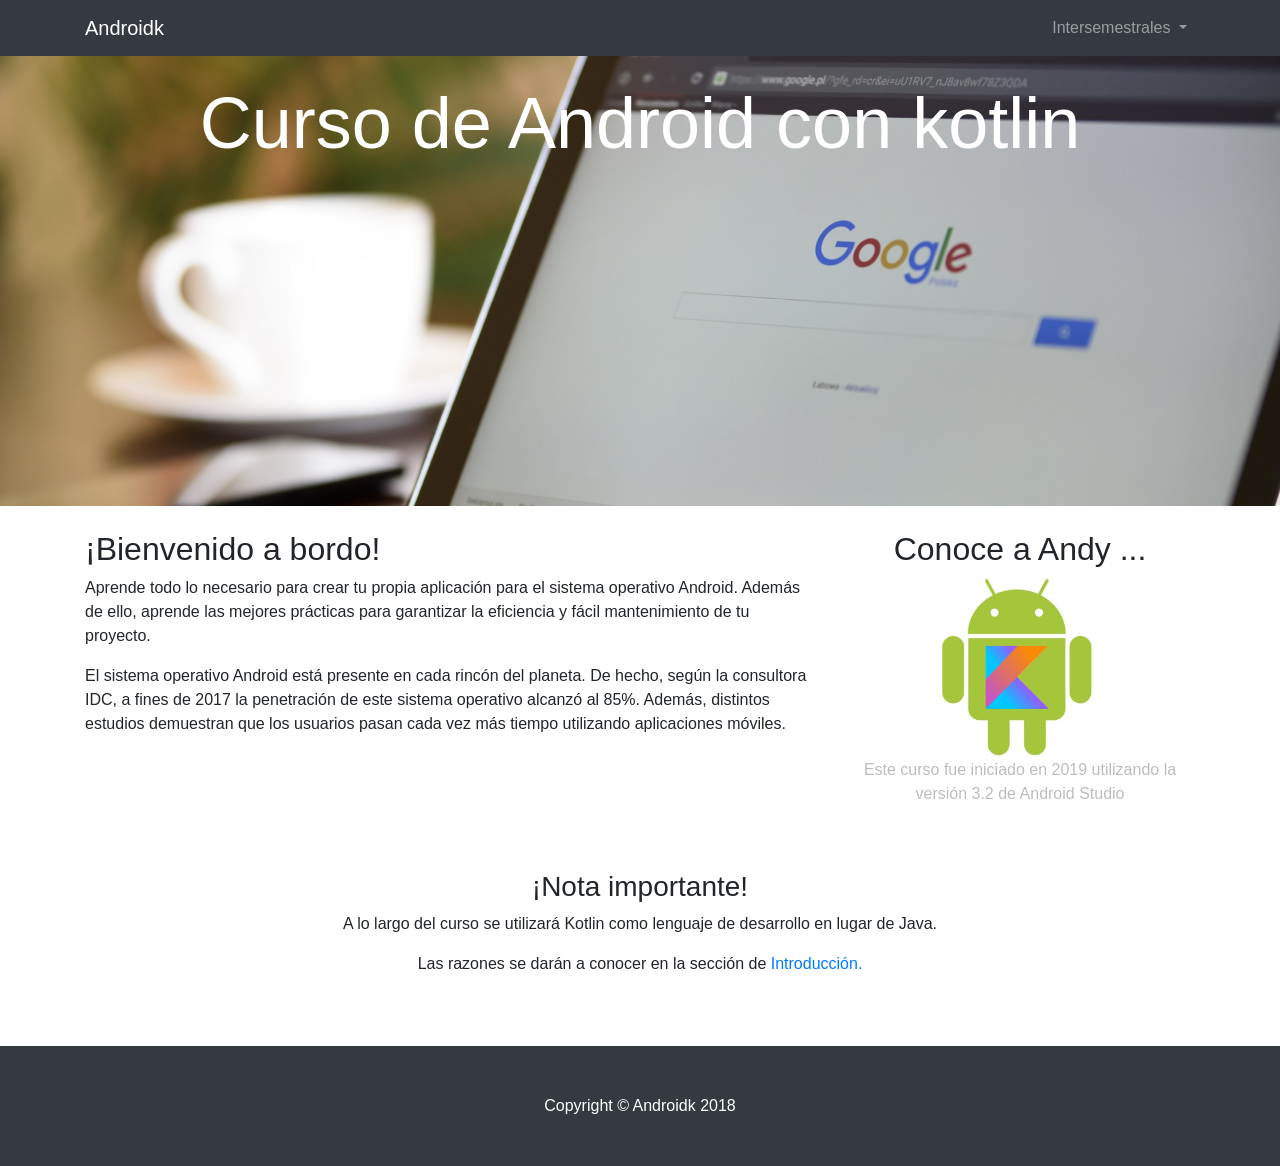
<file: index.html>
<!DOCTYPE html>
<html lang="es">

  <head>

    <meta charset="utf-8">
    <meta name="viewport" content="width=device-width, initial-scale=1, shrink-to-fit=no">
    <meta name="description" content="">
    <meta name="author" content="">
    <link rel="icon" href="img/logo/androidk.ico">
    <title>Curso de android</title>

    <!-- Bootstrap core CSS -->
    <link href="vendor/bootstrap/css/bootstrap.min.css" rel="stylesheet">

    <!-- Custom styles for this template -->
    <link href="css/androidk.css" rel="stylesheet">

  </head>

  <body>

    <!-- Navigation -->
    <nav class="navbar navbar-expand-lg navbar-dark bg-dark fixed-top">
      <div class="container">
        <a class="navbar-brand" href="index.html">Androidk</a>
        <button class="navbar-toggler" type="button" data-toggle="collapse" data-target="#navbarResponsive" aria-controls="navbarResponsive" aria-expanded="false" aria-label="Toggle navigation">
          <span class="navbar-toggler-icon"></span>
        </button>
        <div class="collapse navbar-collapse" id="navbarResponsive">
          <ul class="navbar-nav ml-auto">
            </li>
            <li class="nav-item dropdown">
              <a class="nav-link dropdown-toggle" href="#" id="navbarDropdown" role="button" data-toggle="dropdown" aria-haspopup="true" aria-expanded="false">
                Intersemestrales
              </a>
              <div class="dropdown-menu" aria-labelledby="navbarDropdown">
                <a class="dropdown-item" href="inter20191.html">2019-1</a>
                <!--div class="dropdown-divider"></div-->
              </div>
            </li>
          </ul>
        </div>
      </div>
    </nav>

    <!-- Header with Background Image -->
    <header class="business-header">
      <div class="container">
        <div class="row">
          <div class="col-lg-12">
            <h1 class="display-3 text-center text-white mt-4">Curso de Android con kotlin</h1>
          </div>
        </div>
      </div>
    </header>

    <!-- Page Content -->
    <div class="container">

      <div class="row">
        <div class="col-sm-8">
          <h2 class="mt-4">¡Bienvenido a bordo!</h2>
          <p>Aprende todo lo necesario para crear tu propia aplicación
            para el sistema operativo Android. Además de ello, aprende
            las mejores prácticas para garantizar la eficiencia y fácil
            mantenimiento de tu proyecto.</p>
          <p> El sistema operativo Android está presente en cada rincón
            del planeta. De hecho, según la consultora IDC, a fines de
            2017 la penetración de este sistema operativo alcanzó al 85%.
            Además, distintos estudios demuestran que los usuarios pasan
            cada vez más tiempo utilizando aplicaciones móviles.</p>

        </div>
        <div class="col-sm-4 text-center">
          <h2 class="mt-4">Conoce a Andy ...</h2>
          <img src="img/logo/androidk.png" class="andy">
          <p class="warning-version">Este curso fue iniciado en 2019 utilizando la versión 3.2 de Android Studio</p>
        </div>
      </div>
      <!-- /.row -->

      <div class="row">
        <div class="col-sm-12 my-4 text-center">
          <h3 class="mt-4 ">¡Nota importante!</h3>
            <p>A lo largo del curso se utilizará Kotlin como lenguaje de desarrollo en lugar de Java.</p>
            <p>Las razones se darán a conocer en la sección de <a href="#">Introducción.</a></p>
        </div>
      </div>
      <!--
      <div class="row">
        <div class="col-sm-4 my-4">
          <div class="card">
            <img class="card-img-top" src="img/requisitos.jpeg" alt="">
            <div class="card-body">
              <h4 class="card-title">Pre-requisistos</h4>
              <p class="card-text">Conoce lo que necesitas pra empezar a aprender a programar para AndroidOS, tanto a nivel hardware como software.</p>
            </div>
            <div class="card-footer">
              <a href="#" class="btn btn-primary">Ver más</a>
            </div>
          </div>
        </div>
        <div class="col-sm-4 my-4">
          <div class="card">
            <img class="card-img-top" src="img/preview.png" alt="">
            <div class="card-body">
              <h4 class="card-title">Introducción</h4>
              <p class="card-text">Conoce la historia del sistema operativo y sus principales lenguajes de desarrollo: java y Kotlin.</p>
            </div>
            <div class="card-footer">
              <a href="#" class="btn btn-primary">Ver más</a>
            </div>
          </div>
        </div>
        <div class="col-sm-4 my-4">
          <div class="card">
            <img class="card-img-top" src="img/imagen_android.png" alt="">
            <div class="card-body">
              <h4 class="card-title">Android básico</h4>
              <p class="card-text">Aprende a diseñar las vista tu aplicación y además de ello conoce que programas y filosofías pueden apoyarte en esta tarea.</p>
            </div>
            <div class="card-footer">
              <a href="#" class="btn btn-primary">Ver más</a>
            </div>
          </div>
        </div>
      </div>
      <div class="row">
        <div class="col-sm-4 my-4">
          <div class="card">
            <img class="card-img-top" src="img/superhero.jpg" alt="">
            <div class="card-body">
              <h4 class="card-title">Android intermedio</h4>
              <p class="card-text">Profundiza tus conocimientos de como hacer una aplicación más dinámica y asi mismo accede los diferentes sensores de tu dispositivo.</p>
            </div>
            <div class="card-footer">
              <a href="#" class="btn btn-primary">Ver más</a>
            </div>
          </div>
        </div>
        <div class="col-sm-4 my-4">
          <div class="card">
            <img class="card-img-top" src="img/android-master.png" alt="">
            <div class="card-body">
              <h4 class="card-title">Android avanzado</h4>
              <p class="card-text">Estás listo para crear una aplicación que obtenga y comparta datos a través de JSONs. Además de que aprenderás a utilizar las APIs más importantes para desarrollo móvil.</p>
            </div>
            <div class="card-footer">
              <a href="#" class="btn btn-primary">Ver más</a>
            </div>
          </div>
        </div>
      </div>
      <!-- /.row -->
    </div>
    <!-- /.container -->

    <!-- Footer -->
    <footer class="py-5 bg-dark">
      <div class="container">
        <p class="m-0 text-center text-white">Copyright &copy; Androidk 2018</p>
      </div>
      <!-- /.container -->
    </footer>

    <!-- Bootstrap core JavaScript -->
    <script src="vendor/jquery/jquery.min.js"></script>
    <script src="vendor/bootstrap/js/bootstrap.bundle.min.js"></script>

  </body>

</html>
</file>
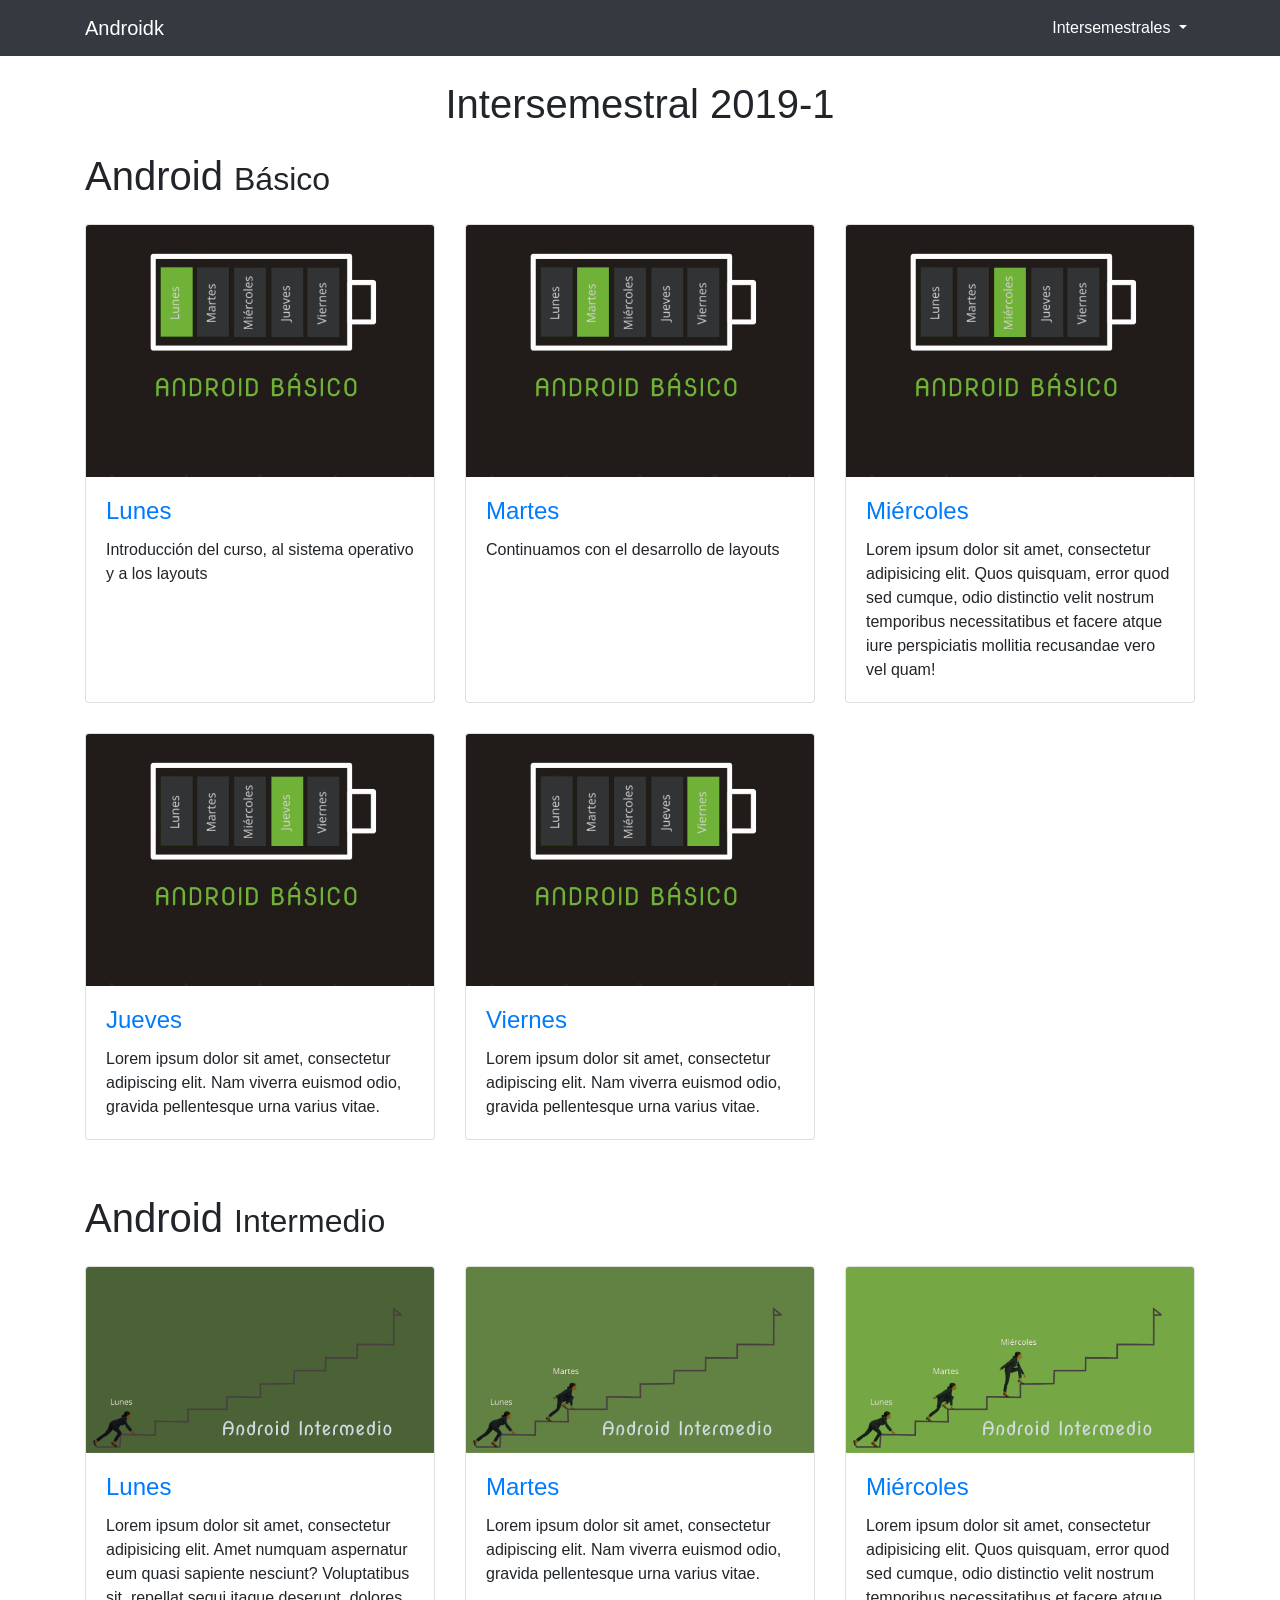
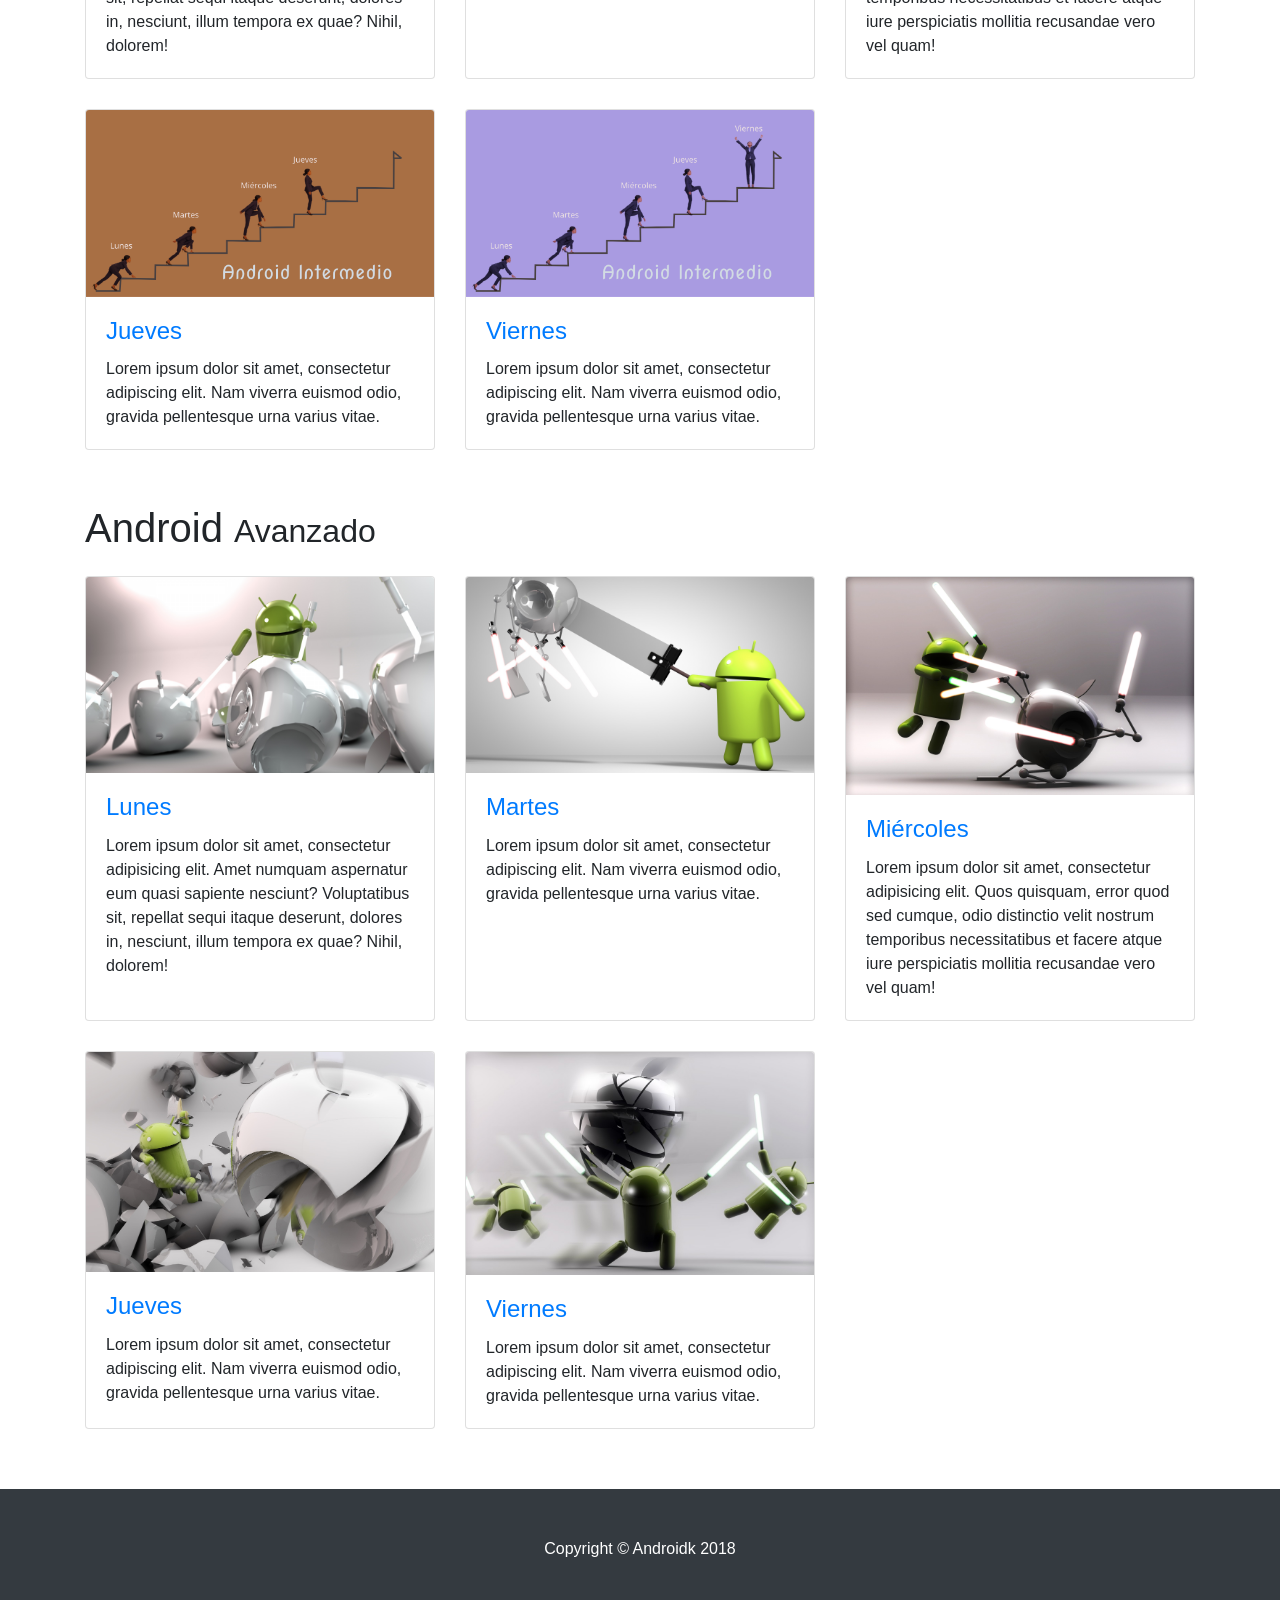
<file: inter20191.html>
<!DOCTYPE html>
<html lang="es">

  <head>

    <meta charset="utf-8">
    <meta name="viewport" content="width=device-width, initial-scale=1,
      shrink-to-fit=no">
    <meta name="description" content="">
    <meta name="author" content="">
    <link rel="icon" href="img/logo/androidk.ico">
    <title>Curso de android</title>

    <!-- Bootstrap core CSS -->
    <link href="vendor/bootstrap/css/bootstrap.min.css" rel="stylesheet">

    <!-- Custom styles for this template -->
    <link href="css/androidk.css" rel="stylesheet">

  </head>

  <body>

    <!-- Navigation -->
    <nav class="navbar navbar-expand-lg navbar-dark bg-dark fixed-top">
      <div class="container">
        <a class="navbar-brand" href="index.html">Androidk</a>
        <button class="navbar-toggler" type="button" data-toggle="collapse"
          data-target="#navbarResponsive" aria-controls="navbarResponsive"
          aria-expanded="false" aria-label="Toggle navigation">
          <span class="navbar-toggler-icon"></span>
        </button>
        <div class="collapse navbar-collapse" id="navbarResponsive">
          <ul class="navbar-nav ml-auto">
            <li class="nav-item dropdown active">
              <a class="nav-link dropdown-toggle" href="#"
                id="navbarDropdown" role="button" data-toggle="dropdown"
                aria-haspopup="true" aria-expanded="false">
                Intersemestrales<span class="sr-only">(current)</span>
              </a>
              <div class="dropdown-menu" aria-labelledby="navbarDropdown">
                <a class="dropdown-item" href="inter20191.html">2019-1</a>
                <!--div class="dropdown-divider"></div-->
              </div>
            </li>
          </ul>
        </div>
      </div>
    </nav>

    <!-- Page Content -->
    <div class="container">

      <h1 class="my-4 text-center">Intersemestral 2019-1</h1>

      <!-- Page Heading -->
      <h1 class="my-4">Android
        <small>Básico</small>
      </h1>

      <div class="row">
        <div class="col-lg-4 col-sm-6 portfolio-item">
          <div class="card h-100">
            <a href="inter20191/lunes_b.html">
              <img class="card-img-top" src="img/progress/lunes_b.png" alt="">
            </a>
            <div class="card-body">
              <h4 class="card-title">
                <a href="inter20191/lunes_b.html">Lunes</a>
              </h4>
              <p class="card-text">
                Introducción del curso, al sistema operativo y a los layouts
              </p>
            </div>
          </div>
        </div>
        <div class="col-lg-4 col-sm-6 portfolio-item">
          <div class="card h-100">
            <a href="#">
              <img class="card-img-top" src="img/progress/martes_b.png" alt="">
            </a>
            <div class="card-body">
              <h4 class="card-title">
                <a href="inter20191/martes_b.html">Martes</a>
              </h4>
              <p class="card-text">
                Continuamos con el desarrollo de layouts
              </p>
            </div>
          </div>
        </div>
        <div class="col-lg-4 col-sm-6 portfolio-item">
          <div class="card h-100">
            <a href="#"><img class="card-img-top" src="img/progress/miercoles_b.png" alt=""></a>
            <div class="card-body">
              <h4 class="card-title">
                <a href="#">Miércoles</a>
              </h4>
              <p class="card-text">
                Lorem ipsum dolor sit amet, consectetur adipisicing elit.
                Quos quisquam, error quod sed cumque, odio distinctio velit nostrum
                temporibus necessitatibus et facere atque iure perspiciatis mollitia
                recusandae vero vel quam!
              </p>
            </div>
          </div>
        </div>
        <div class="col-lg-4 col-sm-6 portfolio-item">
          <div class="card h-100">
            <a href="#"><img class="card-img-top" src="img/progress/jueves_b.png" alt=""></a>
            <div class="card-body">
              <h4 class="card-title">
                <a href="#">Jueves</a>
              </h4>
              <p class="card-text">
                Lorem ipsum dolor sit amet, consectetur adipiscing elit.
                Nam viverra euismod odio, gravida pellentesque urna varius vitae.
              </p>
            </div>
          </div>
        </div>
        <div class="col-lg-4 col-sm-6 portfolio-item">
          <div class="card h-100">
            <a href="#"><img class="card-img-top" src="img/progress/viernes_b.png" alt=""></a>
            <div class="card-body">
              <h4 class="card-title">
                <a href="#">Viernes</a>
              </h4>
              <p class="card-text">
                Lorem ipsum dolor sit amet, consectetur adipiscing elit.
                Nam viverra euismod odio, gravida pellentesque urna varius vitae.
              </p>
            </div>
          </div>
        </div>
      </div>
      <!-- /.row -->

      <!-- Page Heading -->
      <h1 class="my-4">Android
        <small>Intermedio</small>
      </h1>

      <div class="row">
        <div class="col-lg-4 col-sm-6 portfolio-item">
          <div class="card h-100">
            <a href="#"><img class="card-img-top" src="img/progress/lunes_i.png" alt=""></a>
            <div class="card-body">
              <h4 class="card-title">
                <a href="#">Lunes</a>
              </h4>
              <p class="card-text">
                Lorem ipsum dolor sit amet, consectetur adipisicing elit.
                Amet numquam aspernatur eum quasi sapiente nesciunt?
                Voluptatibus sit, repellat sequi itaque deserunt, dolores
                in, nesciunt, illum tempora ex quae? Nihil, dolorem!
              </p>
            </div>
          </div>
        </div>
        <div class="col-lg-4 col-sm-6 portfolio-item">
          <div class="card h-100">
            <a href="#"><img class="card-img-top" src="img/progress/martes_i.png" alt=""></a>
            <div class="card-body">
              <h4 class="card-title">
                <a href="#">Martes</a>
              </h4>
              <p class="card-text">
                Lorem ipsum dolor sit amet, consectetur adipiscing elit.
                Nam viverra euismod odio, gravida pellentesque urna varius vitae.
              </p>
            </div>
          </div>
        </div>
        <div class="col-lg-4 col-sm-6 portfolio-item">
          <div class="card h-100">
            <a href="#"><img class="card-img-top" src="img/progress/miercoles_i.png" alt=""></a>
            <div class="card-body">
              <h4 class="card-title">
                <a href="#">Miércoles</a>
              </h4>
              <p class="card-text">
                Lorem ipsum dolor sit amet, consectetur adipisicing elit. Quos quisquam,
                error quod sed cumque, odio distinctio velit nostrum temporibus necessitatibus
                et facere atque iure perspiciatis mollitia recusandae vero vel quam!
              </p>
            </div>
          </div>
        </div>
        <div class="col-lg-4 col-sm-6 portfolio-item">
          <div class="card h-100">
            <a href="#"><img class="card-img-top" src="img/progress/jueves_i.png" alt=""></a>
            <div class="card-body">
              <h4 class="card-title">
                <a href="#">Jueves</a>
              </h4>
              <p class="card-text">
                Lorem ipsum dolor sit amet, consectetur adipiscing elit.
                Nam viverra euismod odio, gravida pellentesque urna varius vitae.
              </p>
            </div>
          </div>
        </div>
        <div class="col-lg-4 col-sm-6 portfolio-item">
          <div class="card h-100">
            <a href="#"><img class="card-img-top" src="img/progress/viernes_i.png" alt=""></a>
            <div class="card-body">
              <h4 class="card-title">
                <a href="#">Viernes</a>
              </h4>
              <p class="card-text">
                Lorem ipsum dolor sit amet, consectetur adipiscing elit.
                Nam viverra euismod odio, gravida pellentesque urna varius vitae.
              </p>
            </div>
          </div>
        </div>
      </div>
      <!-- /.row -->

      <!-- Page Heading -->
      <h1 class="my-4">Android
        <small>Avanzado</small>
      </h1>

      <div class="row">
        <div class="col-lg-4 col-sm-6 portfolio-item">
          <div class="card h-100">
            <a href="#"><img class="card-img-top" src="img/progress/lunes_a.jpg" alt=""></a>
            <div class="card-body">
              <h4 class="card-title">
                <a href="#">Lunes</a>
              </h4>
              <p class="card-text">
                Lorem ipsum dolor sit amet, consectetur adipisicing elit.
                Amet numquam aspernatur eum quasi sapiente nesciunt? Voluptatibus
                sit, repellat sequi itaque deserunt, dolores in, nesciunt, illum
                tempora ex quae? Nihil, dolorem!
              </p>
            </div>
          </div>
        </div>
        <div class="col-lg-4 col-sm-6 portfolio-item">
          <div class="card h-100">
            <a href="#"><img class="card-img-top" src="img/progress/martes_a.jpg" alt=""></a>
            <div class="card-body">
              <h4 class="card-title">
                <a href="#">Martes</a>
              </h4>
              <p class="card-text">
                Lorem ipsum dolor sit amet, consectetur adipiscing elit.
                Nam viverra euismod odio, gravida pellentesque urna varius vitae.
              </p>
            </div>
          </div>
        </div>
        <div class="col-lg-4 col-sm-6 portfolio-item">
          <div class="card h-100">
            <a href="#"><img class="card-img-top" src="img/progress/miercoles_a.jpg" alt=""></a>
            <div class="card-body">
              <h4 class="card-title">
                <a href="#">Miércoles</a>
              </h4>
              <p class="card-text">
                Lorem ipsum dolor sit amet, consectetur adipisicing elit.
                Quos quisquam, error quod sed cumque, odio distinctio velit
                nostrum temporibus necessitatibus et facere atque iure
                perspiciatis mollitia recusandae vero vel quam!
              </p>
            </div>
          </div>
        </div>
        <div class="col-lg-4 col-sm-6 portfolio-item">
          <div class="card h-100">
            <a href="#"><img class="card-img-top" src="img/progress/jueves_a.jpg" alt=""></a>
            <div class="card-body">
              <h4 class="card-title">
                <a href="#">Jueves</a>
              </h4>
              <p class="card-text">
                Lorem ipsum dolor sit amet, consectetur adipiscing elit.
                Nam viverra euismod odio, gravida pellentesque urna varius vitae.
              </p>
            </div>
          </div>
        </div>
        <div class="col-lg-4 col-sm-6 portfolio-item">
          <div class="card h-100">
            <a href="#"><img class="card-img-top" src="img/progress/viernes_a.jpg" alt=""></a>
            <div class="card-body">
              <h4 class="card-title">
                <a href="#">Viernes</a>
              </h4>
              <p class="card-text">
                Lorem ipsum dolor sit amet, consectetur adipiscing elit.
                Nam viverra euismod odio, gravida pellentesque urna varius vitae.
              </p>
            </div>
          </div>
        </div>
      </div>
      <!-- /.row -->

    </div>
    <!-- /.container -->

    <!-- Footer -->
    <footer class="py-5 bg-dark">
      <div class="container">
        <p class="m-0 text-center text-white">Copyright &copy; Androidk 2018</p>
      </div>
      <!-- /.container -->
    </footer>

    <!-- Bootstrap core JavaScript -->
    <script src="vendor/jquery/jquery.min.js"></script>
    <script src="vendor/bootstrap/js/bootstrap.bundle.min.js"></script>

  </body>

</html>
</file>
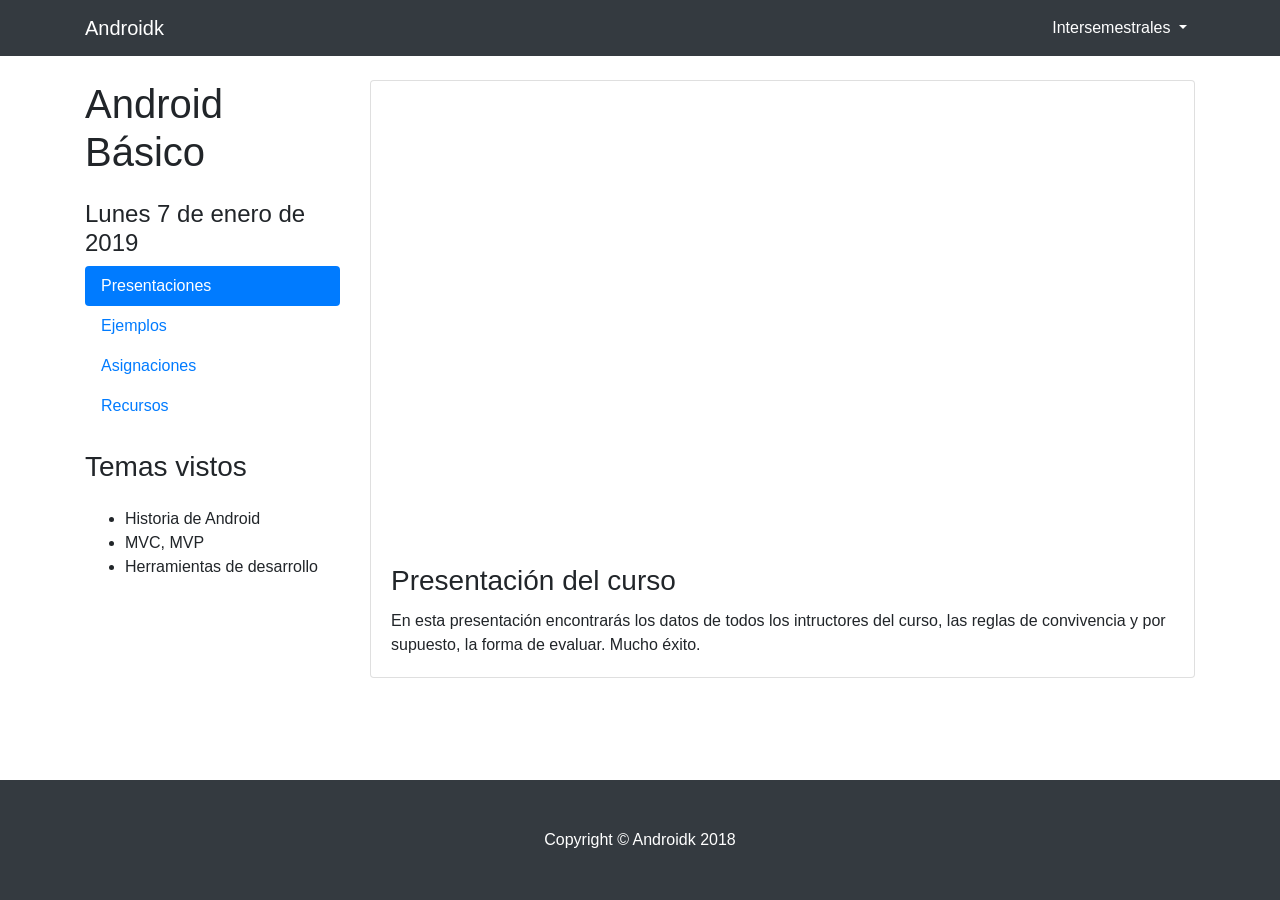
<file: template_dia.html>
<!DOCTYPE html>
<html lang="es">

  <head>

    <meta charset="utf-8">
    <meta name="viewport" content="width=device-width, initial-scale=1, shrink-to-fit=no">
    <meta name="description" content="">
    <meta name="author" content="">
    <link rel="icon" href="img/logo/androidk.ico">
    <title>Curso de android</title>

    <!-- Bootstrap core CSS -->
    <link href="vendor/bootstrap/css/bootstrap.min.css" rel="stylesheet">

    <!-- Custom styles for this template -->
    <link href="css/androidk.css" rel="stylesheet">

  </head>

  <body>

    <!-- Navigation -->
    <nav class="navbar navbar-expand-lg navbar-dark bg-dark fixed-top">
      <div class="container">
        <a class="navbar-brand" href="index.html">Androidk</a>
        <button class="navbar-toggler"
          type="button"
          data-toggle="collapse"
          data-target="#navbarResponsive"
          aria-controls="navbarResponsive"
          aria-expanded="false" aria-label="Toggle navigation">
          <span class="navbar-toggler-icon"></span>
        </button>
        <div class="collapse navbar-collapse" id="navbarResponsive">
          <ul class="navbar-nav ml-auto">
            <li class="nav-item dropdown active">
              <a class="nav-link dropdown-toggle" href="#" id="navbarDropdown"
                role="button" data-toggle="dropdown" aria-haspopup="true"
                aria-expanded="false">
                Intersemestrales<span class="sr-only">(current)</span>
              </a>
              <div class="dropdown-menu" aria-labelledby="navbarDropdown">
                <a class="dropdown-item" href="inter20191.html">2019-1</a>
                <!--div class="dropdown-divider"></div-->
              </div>
            </li>
          </ul>
        </div>
      </div>
    </nav>
    <!--./navegation-->

    <!-- Page Content -->
    <div class="container">

        <div class="row">
        <div class="col-lg-3">
          <div class="row">
            <div class="col-lg-12">
              <h1 class="my-4">Android Básico</h1>
              <h4>Lunes 7 de enero de 2019</h4>
              <div
                class="nav flex-column nav-pills"
                id="v-pills-tab"
                role="tablist"
                aria-orientation="vertical">
                <a class="nav-link active"
                  data-toggle="pill" role="tab"
                  aria-selected="true"
                  id="v-pills-presentaciones-tab"
                  href="#v-pills-presentaciones"
                  aria-controls="v-pills-presentaciones">
                  Presentaciones
                </a>
                <a class="nav-link"
                  data-toggle="pill" role="tab"
                  aria-selected="false"
                  id="v-pills-ejemplos-tab"
                  href="#v-pills-ejemplos"
                  aria-controls="v-pills-ejemplos">
                  Ejemplos
                </a>
                <a class="nav-link"
                  data-toggle="pill" role="tab"
                  aria-selected="false"
                  id="v-pills-ejercicios-tab"
                  href="#v-pills-ejercicios"
                  aria-controls="v-pills-ejercicios">
                  Asignaciones
                </a>
                <a class="nav-link"
                  data-toggle="pill" role="tab"
                  aria-selected="false"
                  id="v-pills-recursos-tab"
                  href="#v-pills-recursos"
                  aria-controls="v-pills-recursos">
                  Recursos
                </a>
              </div>
            </div>
          </div>
          <div class="row">
            <div class="col-lg-12">
              <h3 class="my-4"> Temas vistos</h3>
              <ul>
                <li>Historia de Android</li>
                <li>MVC, MVP</li>
                <li>Herramientas de desarrollo</li>
              </ul>
            </div>
          </div>
        </div>

        <div class="col-lg-9 fix-cards">
          <div class="tab-content"
            id="v-pills-tabContent">
<!--###################### Presentaciones #####################################################-->
              <div
                class="tab-pane fade show active"
                role="tabpanel"
                id="v-pills-presentaciones"
                aria-labelledby="v-pills-presentaciones-tab">

                <div class="card mt-4 multi-collapse">
                  <div class="embed-container">
                    <iframe src="https://prezi.com/view/qlRJkiRJ7oqr2e76oCMd/embed"
                      class="presentation-frame" allowfullscreen scrolling="no"
                      allow="autoplay; encrypted-media">
                    </iframe>
                  </div>
                  <div class="card-body">
                    <h3 class="card-title">Presentación del curso</h3>
                    <p class="card-text">
                      En esta presentación encontrarás los datos de todos los intructores del curso, las reglas de convivencia y por supuesto, la forma de evaluar. Mucho  éxito.
                    </p>
                  </div>
                </div>
              </div>
<!--###################### Ejemplos #####################################################-->
              <div class="tab-pane fade"
                id="v-pills-ejemplos"
                role="tabpanel"
                aria-labelledby="v-pills-ejemplos-tab">

                <h2 class="my-4">FrameLayout Joshi</h2>
                <div class="mt-4 multi-collapse">
                  <nav>
                    <div class="nav nav-tabs"
                      role="tablist"
                      id="nav-tab">
                      <a class="nav-item nav-link active"
                        data-toggle="tab" role="tab"
                        aria-selected="true"
                        id="nav-descp-tab"
                        href="#nav-descp"
                        aria-controls="nav-descp">
                        Descripción
                      </a>
                      <a class="nav-item nav-link"
                        data-toggle="tab" role="tab"
                        aria-selected="true"
                        id="nav-preview-tab"
                        href="#nav-preview"
                        aria-controls="nav-preview">
                        Preview
                      </a>
                      <a class="nav-item nav-link"
                        data-toggle="tab" role="tab"
                        aria-selected="false"
                        id="nav-xml-1-tab"
                        href="#nav-xml-1"
                        aria-controls="nav-xml-1">
                        joshi.xml
                      </a>
                      <a class="nav-item nav-link"
                        data-toggle="tab" role="tab"
                        aria-selected="false"
                        id="nav-xml-2-tab"
                        href="#nav-xml-2"
                        aria-controls="nav-xml-2">
                        style.xml
                      </a>
                    </div>
                  </nav>

                  <div class="tab-content"
                    id="nav-tabContent">
                    <div
                      class="tab-pane fade show active"
                      role="tabpanel"
                      id="nav-descp"
                      aria-labelledby="nav-descp-tab"
                      <p class="my-4">
                        Lorem ipsum dolor sit amet, consectetur adipisicing elit, sed do eiusmod
                        tempor incididunt ut labore et dolore magna aliqua. Ut enim ad minim veniam,
                        quis nostrud exercitation ullamco laboris nisi ut aliquip ex ea commodo
                        consequat. Duis aute irure dolor in reprehenderit in voluptate velit esse
                        cillum dolore eu fugiat nulla pariatur. Excepteur sint occaecat cupidatat non
                        proident, sunt in culpa qui officia deserunt mollit anim id est laborum.
                      </p>
                    </div>
                    <div
                      class="tab-pane fade"
                      role="tabpanel"
                      id="nav-preview"
                      aria-labelledby="nav-preview-tab">
                      <img src="01_basico/06_gui_ejemplos/preview/pre_joshi.png"
                        class="rounded mx-auto d-block my-4">
                    </div>
                    <div
                      class="tab-pane fade"
                      role="tabpanel"
                      id="nav-xml-1"
                      aria-labelledby="nav-xml-1-tab">
                        <script src="https://gist-it.appspot.com/https://github.com/RodrigoFrancisco/androidk/blob/gh-pages/01_basico/06_gui_ejemplos/01_framelayout/joshi.xml"></script>
                    </div>
                    <div
                      class="tab-pane fade"
                      role="tabpanel"
                      id="nav-xml-2"
                      aria-labelledby="nav-xml-2-tab">
                        <script src="https://gist-it.appspot.com/https://github.com/RodrigoFrancisco/androidk/blob/gh-pages/01_basico/06_gui_ejemplos/01_framelayout/joshi_style.xml"></script>
                    </div>
                  </div>
                </div>
              </div>
<!--###################### Asignaciones #####################################################-->
              <div
                class="tab-pane fade"
                role="tabpanel"
                id="v-pills-ejercicios"
                aria-labelledby="v-pills-ejercicios-tab">

                <h2 class="my-4">Inge-horario</h2>

                <div class="mt-4 multi-collapse">
                  <nav>
                    <div class="nav nav-tabs"
                      role="tablist"
                      id="nav-tab">
                      <a
                        class="nav-item nav-link active"
                        data-toggle="tab" role="tab"
                        aria-selected="true"
                        id="nav-descp2-tab"
                        href="#nav-descp2"
                        aria-controls="nav-descp2">
                        Descripción
                      </a>
                      <a class="nav-item nav-link"
                        data-toggle="tab" role="tab"
                        aria-selected="false"
                        id="nav-preview2-tab"
                        href="#nav-preview2"
                        aria-controls="nav-preview2">
                        Preview
                      </a>
                      <a class="nav-item nav-link"
                        data-toggle="tab" role="tab"
                        aria-selected="false"
                        href="#nav-recursos"
                        id="nav-recursos-tab"
                        aria-controls="nav-recursos">
                        Recursos
                      </a>
                    </div>
                  </nav>
                  <div class="tab-content"
                    id="nav-tabContent">
                    <div class="tab-pane fade show active"
                      role="tabpanel"
                      id="nav-descp2"
                      aria-labelledby="nav-descp2-tab">

                      <h3 class="my-4">Descripción</h3>
                      <p>Lorem ipsum dolor sit amet, consectetur adipisicing elit, sed do eiusmod
                      tempor incididunt ut labore et dolore magna aliqua. Ut enim ad minim veniam,
                      quis nostrud exercitation ullamco laboris nisi ut aliquip ex ea commodo
                      consequat. Duis aute irure dolor in reprehenderit in voluptate velit esse
                      cillum dolore eu fugiat nulla pariatur. Excepteur sint occaecat cupidatat non
                      proident, sunt in culpa qui officia deserunt mollit anim id est laborum.</p>
                      <div class="row">
                        <div class="col-4">
                          <h5 class="my-4">Conceptos a usar</h5>
                          <ul>
                            <li>linear layout</li>
                            <li>layout params</li>
                            <li>layout_gravity</li>
                          </ul>
                        </div>
                        <div class="col-4">
                          <h5 class="my-4">Tiempo estimado</h5>
                          <span>20 minutos</span>
                        </div>
                        <div class="col-4">
                          <h5 class="my-4">Etiqueta</h5>
                          <div class="row">
                            <div class="col-2">
                              <img src="img/icons/checked.svg">
                            </div>
                            <div class="col-10">Ejercicio</div>
                          </div>
                          <div class="row">
                            <div class="col-2">
                              <img src="img/icons/unchecked.svg">
                            </div>
                            <div class="col-10">Tarea</div>
                          </div>
                        </div>
                      </div>
                    </div>
                    <div class="tab-pane fade"
                      role="tabpanel"
                      id="nav-preview2"
                      aria-labelledby="nav-preview2-tab">

                      <img src="01_basico/06_gui_ejemplos/preview/pre_calc.png"
                      class="rounded mx-auto d-block my-4">
                    </div>
                    <div class="tab-pane fade text-center"
                      role="tabpanel"
                      id="nav-recursos"
                      aria-labelledby="nav-recursos-tab">

                      <h5 class="my-4">Nada por ahora</h5>
                    </div>
                  </div>
                </div>
              </div>
<!--###################### Recursos #####################################################-->
              <div class="tab-pane fade"
                role="tabpanel"
                id="v-pills-recursos"
                aria-labelledby="v-pills-recursos-tab">

                <h3 class="my-4">Material para seguir la clase</h3>
                <table class="table text-center">
                  <thead class="thead-dark">
                    <tr>
                      <th scope="col">Tema</th>
                      <th scope="col">Recurso</th>
                      <th scope="col">
                        <img src="img/icons/github-logo.svg" class="github-logo">
                      </th>
                    </tr>
                  </thead>
                  <tbody>
                    <tr>
                      <td>GUIs 1</td>
                      <td>
                        <a href="01_basico/06_gui_ejemplos/recursos.zip">gui.zip</a>
                      </td>
                      <td><a href="#">Layouts</a></td>
                    </tr>
                  </tbody>
                </table>
              </div>
            </div>
        </div>
      </div>
    </div>
    <!-- /.container -->

    <!-- Footer -->
    <footer class="py-5 bg-dark">
      <div class="container">
        <p class="m-0 text-center text-white">Copyright &copy; Androidk 2018</p>
      </div>
      <!-- /.container -->
    </footer>

    <!-- Bootstrap core JavaScript -->
    <script src="vendor/jquery/jquery.min.js"></script>
    <script src="vendor/bootstrap/js/bootstrap.bundle.min.js"></script>

  </body>

</html>
</file>
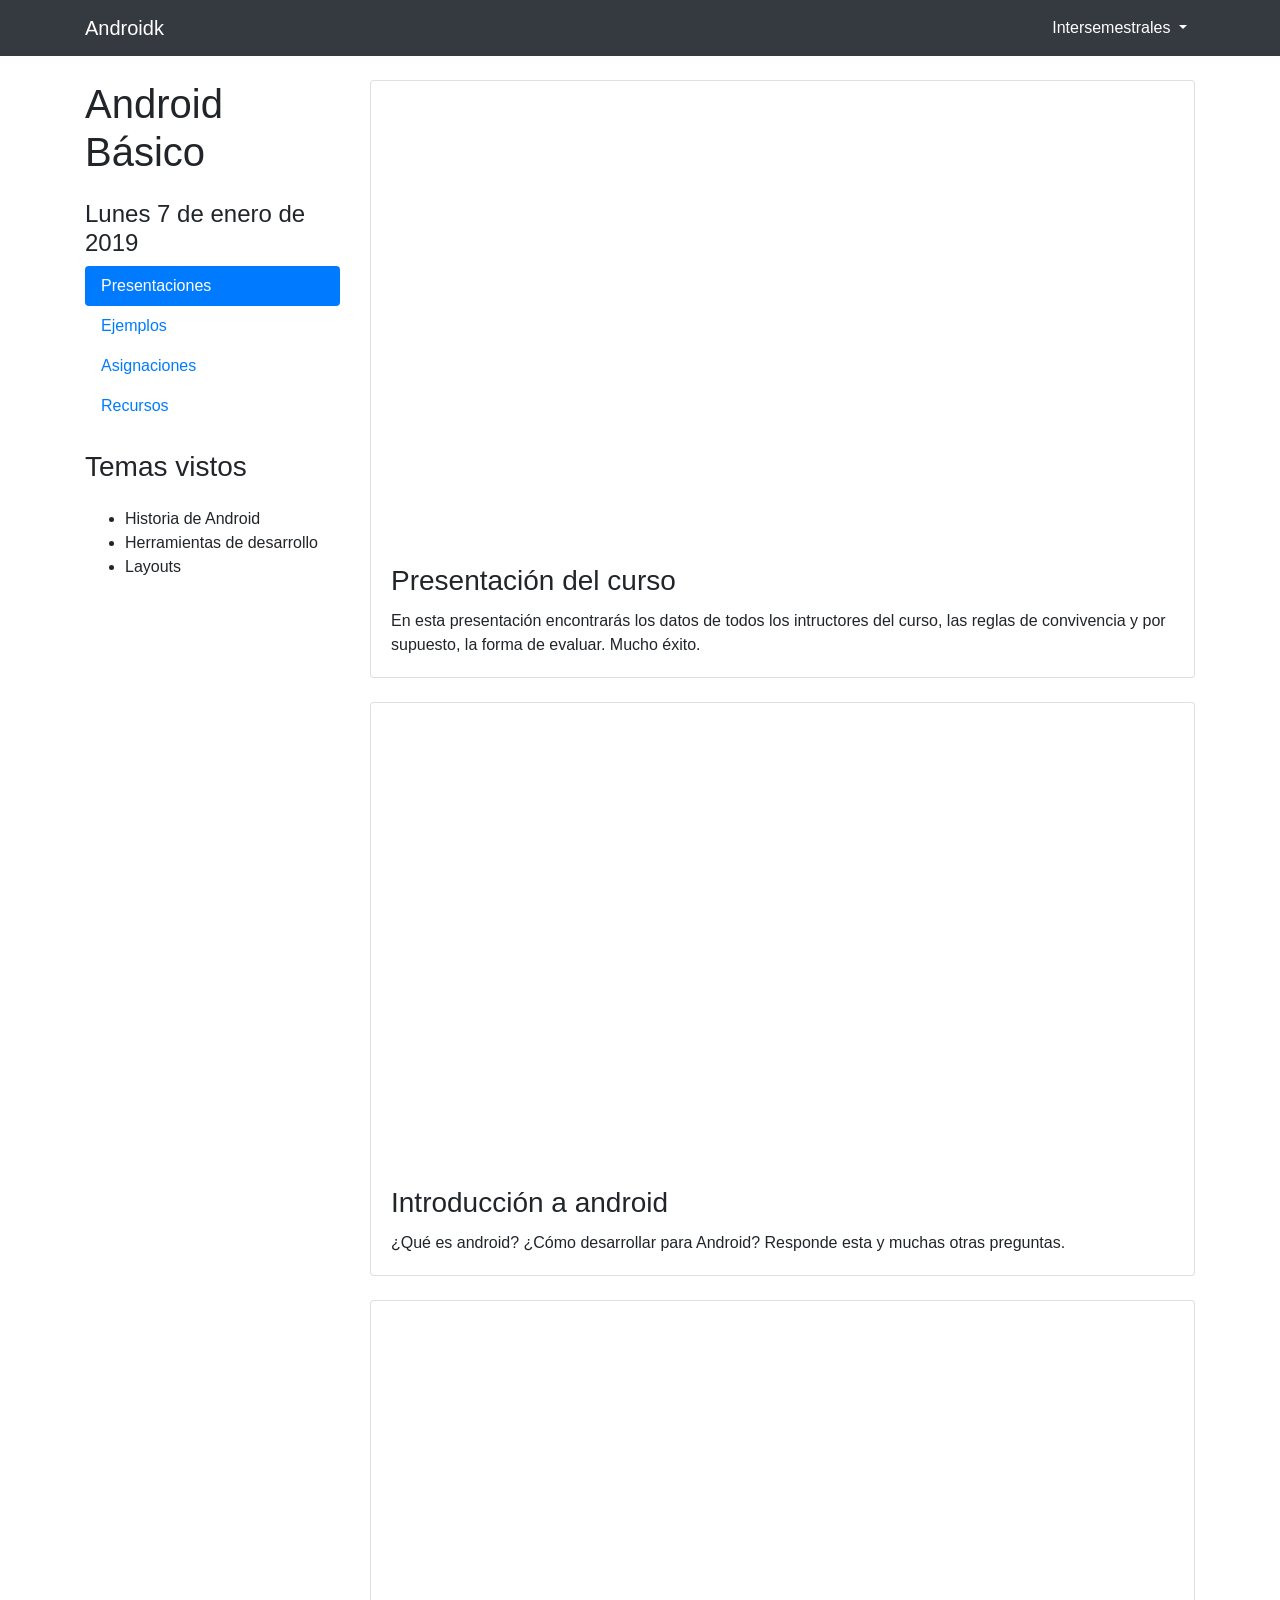
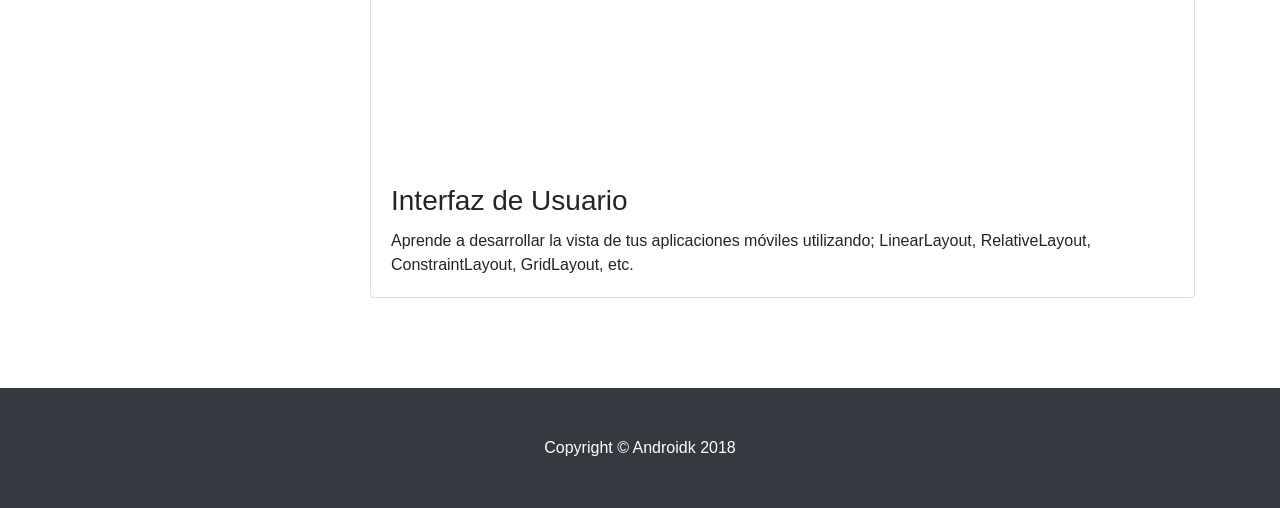
<file: inter20191/lunes_b.html>
<!DOCTYPE html>
<html lang="es">

  <head>

    <meta charset="utf-8">
    <meta name="viewport" content="width=device-width, initial-scale=1, shrink-to-fit=no">
    <meta name="description" content="">
    <meta name="author" content="">
    <link rel="icon" href="../img/logo/androidk.ico">
    <title>Curso de android</title>

    <!-- Bootstrap core CSS -->
    <link href="../vendor/bootstrap/css/bootstrap.min.css" rel="stylesheet">

    <!-- Custom styles for this template -->
    <link href="../css/androidk.css" rel="stylesheet">

  </head>

  <body>

    <!-- Navigation -->
    <nav class="navbar navbar-expand-lg navbar-dark bg-dark fixed-top">
      <div class="container">
        <a class="navbar-brand" href="../index.html">Androidk</a>
        <button class="navbar-toggler"
          type="button"
          data-toggle="collapse"
          data-target="#navbarResponsive"
          aria-controls="navbarResponsive"
          aria-expanded="false" aria-label="Toggle navigation">
          <span class="navbar-toggler-icon"></span>
        </button>
        <div class="collapse navbar-collapse" id="navbarResponsive">
          <ul class="navbar-nav ml-auto">
            <li class="nav-item dropdown active">
              <a class="nav-link dropdown-toggle" href="#" id="navbarDropdown"
                role="button" data-toggle="dropdown" aria-haspopup="true"
                aria-expanded="false">
                Intersemestrales<span class="sr-only">(current)</span>
              </a>
              <div class="dropdown-menu" aria-labelledby="navbarDropdown">
                <a class="dropdown-item" href="../inter20191.html">2019-1</a>
                <!--div class="dropdown-divider"></div-->
              </div>
            </li>
          </ul>
        </div>
      </div>
    </nav>
    <!--./navegation-->

    <!-- Page Content -->
    <div class="container">

        <div class="row">
        <div class="col-lg-3">
          <div class="row">
            <div class="col-lg-12">
              <h1 class="my-4">Android Básico</h1>
              <h4>Lunes 7 de enero de 2019</h4>
              <div
                class="nav flex-column nav-pills"
                id="v-pills-tab"
                role="tablist"
                aria-orientation="vertical">
                <a class="nav-link active"
                  data-toggle="pill" role="tab"
                  aria-selected="true"
                  id="v-pills-presentaciones-tab"
                  href="#v-pills-presentaciones"
                  aria-controls="v-pills-presentaciones">
                  Presentaciones
                </a>
                <a class="nav-link"
                  data-toggle="pill" role="tab"
                  aria-selected="false"
                  id="v-pills-ejemplos-tab"
                  href="#v-pills-ejemplos"
                  aria-controls="v-pills-ejemplos">
                  Ejemplos
                </a>
                <a class="nav-link"
                  data-toggle="pill" role="tab"
                  aria-selected="false"
                  id="v-pills-ejercicios-tab"
                  href="#v-pills-ejercicios"
                  aria-controls="v-pills-ejercicios">
                  Asignaciones
                </a>
                <a class="nav-link"
                  data-toggle="pill" role="tab"
                  aria-selected="false"
                  id="v-pills-recursos-tab"
                  href="#v-pills-recursos"
                  aria-controls="v-pills-recursos">
                  Recursos
                </a>
              </div>
            </div>
          </div>
          <div class="row">
            <div class="col-lg-12">
              <h3 class="my-4"> Temas vistos</h3>
              <ul>
                <li>Historia de Android</li>
                <li>Herramientas de desarrollo</li>
                <li>Layouts</li>
              </ul>
            </div>
          </div>
        </div>

        <div class="col-lg-9 fix-cards">
          <div class="tab-content"
            id="v-pills-tabContent">
<!--###################### Presentaciones #####################################################-->
              <div
                class="tab-pane fade show active"
                role="tabpanel"
                id="v-pills-presentaciones"
                aria-labelledby="v-pills-presentaciones-tab">

                <div class="card mt-4 multi-collapse">
                  <div class="embed-container">
                    <iframe src="https://prezi.com/view/qlRJkiRJ7oqr2e76oCMd/embed"
                      class="presentation-frame" allowfullscreen scrolling="no"
                      allow="autoplay; encrypted-media">
                    </iframe>
                  </div>
                  <div class="card-body">
                    <h3 class="card-title">Presentación del curso</h3>
                    <p class="card-text">
                      En esta presentación encontrarás los datos de todos los intructores del curso, las reglas de convivencia y por supuesto, la forma de evaluar. Mucho  éxito.
                    </p>
                  </div>
                </div>

                <div class="card mt-4 multi-collapse">
                  <div class="embed-container">
                    <iframe src="https://prezi.com/embed/prxoyeszlujr/?bgcolor=ffffff&amp;lock_to_path=0&amp;autoplay=0&amp;autohide_ctrls=0&amp;landing_data=bHVZZmNaNDBIWnNjdEVENDRhZDFNZGNIUE43MHdLNWpsdFJLb2ZHanI5dVFkR2RpRG9ubWVJWnRrdVJYekdpWHF3PT0&amp;landing_sign=jIBRdojQgNhDLmSBXaZxTr7KO98VDqwQm7SMvIjWCRQ"
                      class="presentation-frame" allowfullscreen scrolling="no"
                      allow="autoplay; encrypted-media">
                    </iframe>
                  </div>
                  <div class="card-body">
                    <h3 class="card-title">Introducción a android</h3>
                    <p class="card-text">
                      ¿Qué es android? ¿Cómo desarrollar para Android? Responde esta y muchas otras preguntas.
                    </p>
                  </div>
                </div>

                <div class="card mt-4 multi-collapse">
                  <div class="embed-container">
                    <iframe src="https://docs.google.com/presentation/d/e/2PACX-1vT6FkSuF4vCdrh9q3AoFPPPzLMvUkN3kcKn_IudXq-dGADw-W4vFyz9a5fUB2BOiiUxWcy30YMhHuAL/embed?start=false&loop=false&delayms=3000"
                      class="presentation-frame" allowfullscreen scrolling="no"
                      allow="autoplay; encrypted-media">
                    </iframe>
                  </div>
                  <div class="card-body">
                    <h3 class="card-title">Interfaz de Usuario</h3>
                    <p class="card-text">
                      Aprende a desarrollar la vista de tus aplicaciones móviles utilizando; LinearLayout, RelativeLayout, ConstraintLayout, GridLayout, etc.
                    </p>
                  </div>
                </div>

              </div>
<!--###################### Ejemplos #####################################################-->
              <div class="tab-pane fade"
                id="v-pills-ejemplos"
                role="tabpanel"
                aria-labelledby="v-pills-ejemplos-tab">

                <h2 class="my-4">ConstraintLayout</h2>
                <div class="mt-4 multi-collapse">
                  <nav>
                    <div class="nav nav-tabs"
                      role="tablist"
                      id="nav-tab">
                      <a class="nav-item nav-link active"
                        data-toggle="tab" role="tab"
                        aria-selected="true"
                        id="nav-descp-tab"
                        href="#nav-descp"
                        aria-controls="nav-descp">
                        Descripción
                      </a>
                      <a class="nav-item nav-link"
                        data-toggle="tab" role="tab"
                        aria-selected="true"
                        id="nav-preview-tab"
                        href="#nav-preview"
                        aria-controls="nav-preview">
                        Preview
                      </a>
                      <a class="nav-item nav-link"
                        data-toggle="tab" role="tab"
                        aria-selected="false"
                        id="nav-xml-1-tab"
                        href="#nav-xml-1"
                        aria-controls="nav-xml-1">
                        activity_main.xml
                      </a>
                    </div>
                  </nav>

                  <div class="tab-content"
                    id="nav-tabContent">
                    <div
                      class="tab-pane fade show active description-asignacion"
                      role="tabpanel"
                      id="nav-descp"
                      aria-labelledby="nav-descp-tab"
                      <p class="my-4">
                        ConstraintLayout es el layout recomendado por Google. Le permite crear diseños grandes y complejos con una jerarquía de vista plana (sin grupos de vistas anidadas). Es similar a RelativeLayout en el sentido de que todas las vistas están diseñadas de acuerdo con las relaciones entre las vistas de hermanos y el diseño principal, pero es más flexible que RelativeLayout y más fácil de usar con el Editor de diseño de Android Studio.
                      </p>
                    </div>
                    <div
                      class="tab-pane fade"
                      role="tabpanel"
                      id="nav-preview"
                      aria-labelledby="nav-preview-tab">
                      <img src="preview/mainview.png"
                        class="rounded mx-auto d-block my-4">
                    </div>
                    <div
                      class="tab-pane fade"
                      role="tabpanel"
                      id="nav-xml-1"
                      aria-labelledby="nav-xml-1-tab">
                        <script src="https://gist-it.appspot.com/https://github.com/RodrigoFrancisco/androidk/blob/gh-pages/01_basico/06_gui_ejemplos/01_constraint/fist_open_inghorario.xml"></script>
                    </div>
                  </div>
                </div>

                <h2 class="my-4">LinearLayout</h2>
                <div class="mt-4 multi-collapse">
                  <nav>
                    <div class="nav nav-tabs"
                      role="tablist"
                      id="nav-tab2">
                      <a class="nav-item nav-link active"
                        data-toggle="tab" role="tab"
                        aria-selected="true"
                        id="nav-descp-tab2"
                        href="#nav-descp2"
                        aria-controls="nav-descp2">
                        Descripción
                      </a>
                      <a class="nav-item nav-link"
                        data-toggle="tab" role="tab"
                        aria-selected="true"
                        id="nav-preview-tab2"
                        href="#nav-preview2"
                        aria-controls="nav-preview2">
                        Preview
                      </a>
                      <a class="nav-item nav-link"
                        data-toggle="tab" role="tab"
                        aria-selected="false"
                        id="nav-xml-1-tab2"
                        href="#nav-xml-1_2"
                        aria-controls="nav-xml-1_2">
                        linear.xml
                      </a>
                    </div>
                  </nav>

                  <div class="tab-content"
                    id="nav-tabContent2">
                    <div
                      class="tab-pane fade show active description-asignacion"
                      role="tabpanel"
                      id="nav-descp2"
                      aria-labelledby="nav-descp-tab2"
                      <p class="my-4">
                        Es un diseño que organiza otras vistas horizontalmente en una sola columna o verticalmente en una sola fila.
                      </p>
                    </div>
                    <div
                      class="tab-pane fade"
                      role="tabpanel"
                      id="nav-preview2"
                      aria-labelledby="nav-preview-tab2">
                      <img src="preview/linear.png"
                        class="rounded mx-auto d-block my-4">
                    </div>
                    <div
                      class="tab-pane fade"
                      role="tabpanel"
                      id="nav-xml-1_2"
                      aria-labelledby="nav-xml-1-tab2">
                        <script src="https://gist-it.appspot.com/https://github.com/RodrigoFrancisco/androidk/blob/gh-pages/01_basico/06_gui_ejemplos/02_linearlayout/login_inghorario.xml"></script>
                    </div>
                  </div>
                </div>
              </div>
<!--###################### Asignaciones #####################################################-->
              <div
                class="tab-pane fade"
                role="tabpanel"
                id="v-pills-ejercicios"
                aria-labelledby="v-pills-ejercicios-tab">

                <h5 class="my-4">Instalar un AVD</h5>

              </div>
<!--###################### Recursos #####################################################-->
              <div class="tab-pane fade"
                role="tabpanel"
                id="v-pills-recursos"
                aria-labelledby="v-pills-recursos-tab">

                <h3 class="my-4">Material para seguir la clase</h3>
                <table class="table text-center">
                  <thead class="thead-dark">
                    <tr>
                      <th scope="col">Tema</th>
                      <th scope="col">Recurso</th>
                      <th scope="col">
                        <img src="../img/icons/github-logo.svg" class="github-logo">
                      </th>
                    </tr>
                  </thead>
                  <tbody>
                    <tr>
                      <td>GUIs 1</td>
                      <td>
                        <a href="../01_basico/06_gui_ejemplos/recursos.zip">gui.zip</a>
                      </td>
                      <td><a href="https://github.com/RodrigoFrancisco/IngeHorario_students">Layouts</a></td>
                    </tr>
                  </tbody>
                </table>
              </div>
            </div>
        </div>
      </div>
    </div>
    <!-- /.container -->

    <!-- Footer -->
    <footer class="py-5 bg-dark">
      <div class="container">
        <p class="m-0 text-center text-white">Copyright &copy; Androidk 2018</p>
      </div>
      <!-- /.container -->
    </footer>

    <!-- Bootstrap core JavaScript -->
    <script src="../vendor/jquery/jquery.min.js"></script>
    <script src="../vendor/bootstrap/js/bootstrap.bundle.min.js"></script>

  </body>

</html>
</file>
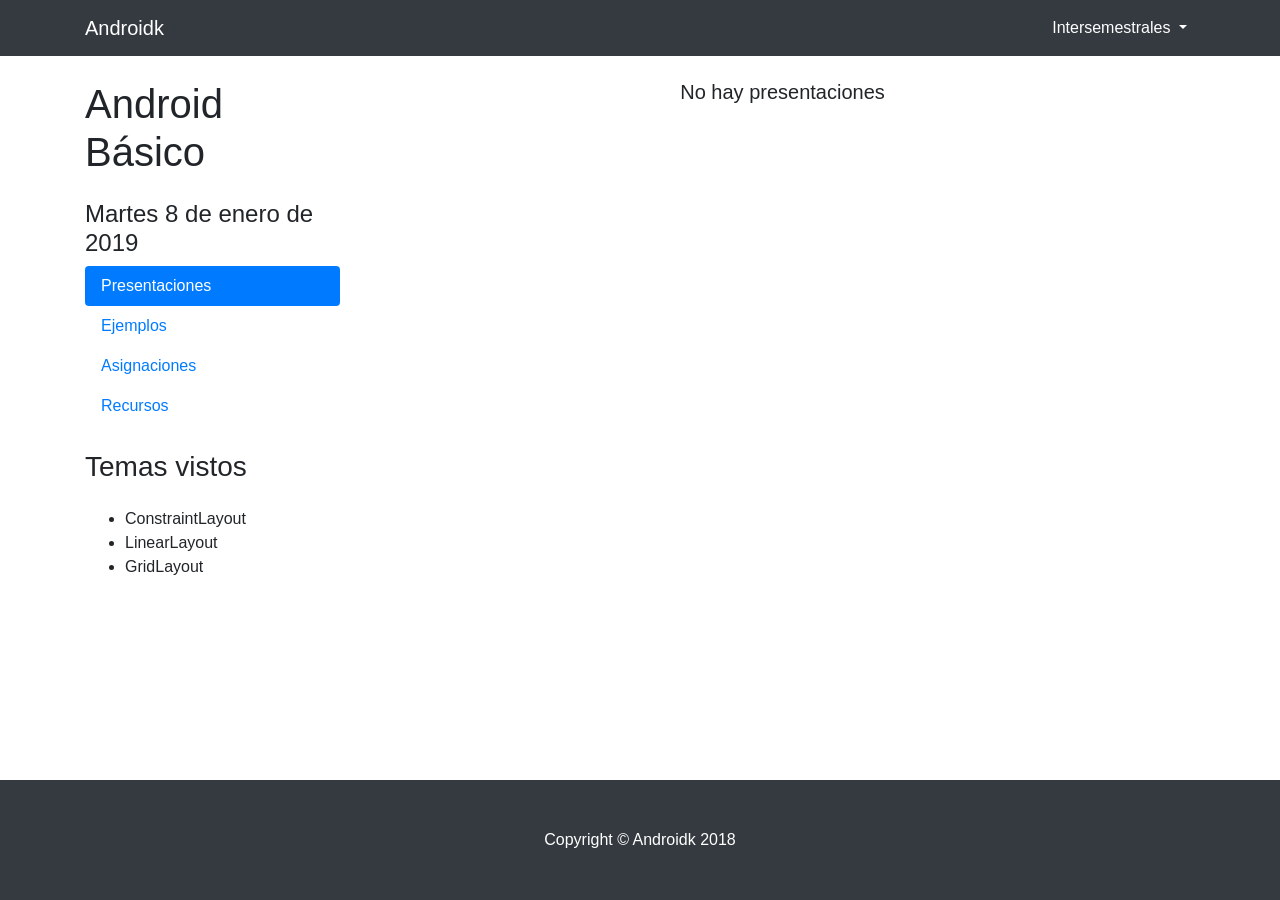
<file: inter20191/martes_b.html>
<!DOCTYPE html>
<html lang="es">

  <head>

    <meta charset="utf-8">
    <meta name="viewport" content="width=device-width, initial-scale=1, shrink-to-fit=no">
    <meta name="description" content="">
    <meta name="author" content="">
    <link rel="icon" href="../img/logo/androidk.ico">
    <title>Curso de android</title>

    <!-- Bootstrap core CSS -->
    <link href="../vendor/bootstrap/css/bootstrap.min.css" rel="stylesheet">

    <!-- Custom styles for this template -->
    <link href="../css/androidk.css" rel="stylesheet">

  </head>

  <body>

    <!-- Navigation -->
    <nav class="navbar navbar-expand-lg navbar-dark bg-dark fixed-top">
      <div class="container">
        <a class="navbar-brand" href="../index.html">Androidk</a>
        <button class="navbar-toggler"
          type="button"
          data-toggle="collapse"
          data-target="#navbarResponsive"
          aria-controls="navbarResponsive"
          aria-expanded="false" aria-label="Toggle navigation">
          <span class="navbar-toggler-icon"></span>
        </button>
        <div class="collapse navbar-collapse" id="navbarResponsive">
          <ul class="navbar-nav ml-auto">
            <li class="nav-item dropdown active">
              <a class="nav-link dropdown-toggle" href="#" id="navbarDropdown"
                role="button" data-toggle="dropdown" aria-haspopup="true"
                aria-expanded="false">
                Intersemestrales<span class="sr-only">(current)</span>
              </a>
              <div class="dropdown-menu" aria-labelledby="navbarDropdown">
                <a class="dropdown-item" href="../inter20191.html">2019-1</a>
                <!--div class="dropdown-divider"></div-->
              </div>
            </li>
          </ul>
        </div>
      </div>
    </nav>
    <!--./navegation-->

    <!-- Page Content -->
    <div class="container">

        <div class="row">
        <div class="col-lg-3">
          <div class="row">
            <div class="col-lg-12">
              <h1 class="my-4">Android Básico</h1>
              <h4>Martes 8 de enero de 2019</h4>
              <div
                class="nav flex-column nav-pills"
                id="v-pills-tab"
                role="tablist"
                aria-orientation="vertical">
                <a class="nav-link active"
                  data-toggle="pill" role="tab"
                  aria-selected="true"
                  id="v-pills-presentaciones-tab"
                  href="#v-pills-presentaciones"
                  aria-controls="v-pills-presentaciones">
                  Presentaciones
                </a>
                <a class="nav-link"
                  data-toggle="pill" role="tab"
                  aria-selected="false"
                  id="v-pills-ejemplos-tab"
                  href="#v-pills-ejemplos"
                  aria-controls="v-pills-ejemplos">
                  Ejemplos
                </a>
                <a class="nav-link"
                  data-toggle="pill" role="tab"
                  aria-selected="false"
                  id="v-pills-ejercicios-tab"
                  href="#v-pills-ejercicios"
                  aria-controls="v-pills-ejercicios">
                  Asignaciones
                </a>
                <a class="nav-link"
                  data-toggle="pill" role="tab"
                  aria-selected="false"
                  id="v-pills-recursos-tab"
                  href="#v-pills-recursos"
                  aria-controls="v-pills-recursos">
                  Recursos
                </a>
              </div>
            </div>
          </div>
          <div class="row">
            <div class="col-lg-12">
              <h3 class="my-4"> Temas vistos</h3>
              <ul>
                <li>ConstraintLayout</li>
                <li>LinearLayout</li>
                <li>GridLayout</li>
              </ul>
            </div>
          </div>
        </div>

        <div class="col-lg-9 fix-cards">
          <div class="tab-content"
            id="v-pills-tabContent">
<!--###################### Presentaciones #####################################################-->
              <div
                class="tab-pane fade show active text-center"
                role="tabpanel"
                id="v-pills-presentaciones"
                aria-labelledby="v-pills-presentaciones-tab">

                <h5 class="my-4">No hay presentaciones</h5>

              </div>
<!--###################### Ejemplos #####################################################-->
              <div class="tab-pane fade"
                id="v-pills-ejemplos"
                role="tabpanel"
                aria-labelledby="v-pills-ejemplos-tab">

                <h2 class="my-4">ConstraintLayout</h2>
                <div class="mt-4 multi-collapse">
                  <nav>
                    <div class="nav nav-tabs"
                      role="tablist"
                      id="nav-tab">
                      <a class="nav-item nav-link active"
                        data-toggle="tab" role="tab"
                        aria-selected="true"
                        id="nav-descp-tab"
                        href="#nav-descp"
                        aria-controls="nav-descp">
                        Descripción
                      </a>
                      <a class="nav-item nav-link"
                        data-toggle="tab" role="tab"
                        aria-selected="true"
                        id="nav-preview-tab"
                        href="#nav-preview"
                        aria-controls="nav-preview">
                        Preview
                      </a>
                      <a class="nav-item nav-link"
                        data-toggle="tab" role="tab"
                        aria-selected="false"
                        id="nav-xml-1-tab"
                        href="#nav-xml-1"
                        aria-controls="nav-xml-1">
                        activity_main.xml
                      </a>
                    </div>
                  </nav>

                  <div class="tab-content"
                    id="nav-tabContent">
                    <div
                      class="tab-pane fade show active description-asignacion"
                      role="tabpanel"
                      id="nav-descp"
                      aria-labelledby="nav-descp-tab"
                      <p class="my-4">
                        ConstraintLayout es el layout recomendado por Google. Le permite crear diseños grandes y complejos con una jerarquía de vista plana (sin grupos de vistas anidadas). Es similar a RelativeLayout en el sentido de que todas las vistas están diseñadas de acuerdo con las relaciones entre las vistas de hermanos y el diseño principal, pero es más flexible que RelativeLayout y más fácil de usar con el Editor de diseño de Android Studio.
                      </p>
                    </div>
                    <div
                      class="tab-pane fade"
                      role="tabpanel"
                      id="nav-preview"
                      aria-labelledby="nav-preview-tab">
                      <img src="preview/mainview.png"
                        class="rounded mx-auto d-block my-4">
                    </div>
                    <div
                      class="tab-pane fade"
                      role="tabpanel"
                      id="nav-xml-1"
                      aria-labelledby="nav-xml-1-tab">
                        <script src="https://gist-it.appspot.com/https://github.com/RodrigoFrancisco/IngeHorario/blob/master/app/src/main/res/layout/activity_main.xml"></script>
                    </div>
                  </div>
                </div>

                <h2 class="my-4">LinearLayout</h2>
                <div class="mt-4 multi-collapse">
                  <nav>
                    <div class="nav nav-tabs"
                      role="tablist"
                      id="nav-tab2">
                      <a class="nav-item nav-link active"
                        data-toggle="tab" role="tab"
                        aria-selected="true"
                        id="nav-descp-tab2"
                        href="#nav-descp2"
                        aria-controls="nav-descp2">
                        Descripción
                      </a>
                      <a class="nav-item nav-link"
                        data-toggle="tab" role="tab"
                        aria-selected="true"
                        id="nav-preview-tab2"
                        href="#nav-preview2"
                        aria-controls="nav-preview2">
                        Preview
                      </a>
                      <a class="nav-item nav-link"
                        data-toggle="tab" role="tab"
                        aria-selected="false"
                        id="nav-xml-1-tab2"
                        href="#nav-xml-1_2"
                        aria-controls="nav-xml-1_2">
                        linear.xml
                      </a>
                    </div>
                  </nav>

                  <div class="tab-content"
                    id="nav-tabContent2">
                    <div
                      class="tab-pane fade show active description-asignacion"
                      role="tabpanel"
                      id="nav-descp2"
                      aria-labelledby="nav-descp-tab2"
                      <p class="my-4">
                        Es un diseño que organiza otras vistas horizontalmente en una sola columna o verticalmente en una sola fila.
                      </p>
                    </div>
                    <div
                      class="tab-pane fade"
                      role="tabpanel"
                      id="nav-preview2"
                      aria-labelledby="nav-preview-tab2">
                      <img src="preview/linear.png"
                        class="rounded mx-auto d-block my-4">
                    </div>
                    <div
                      class="tab-pane fade"
                      role="tabpanel"
                      id="nav-xml-1_2"
                      aria-labelledby="nav-xml-1-tab2">
                        <script src="https://gist-it.appspot.com/https://github.com/RodrigoFrancisco/IngeHorario/blob/master/app/src/main/res/layout/linear.xml"></script>
                    </div>
                  </div>
                </div>
              </div>
<!--###################### Asignaciones #####################################################-->
              <div
                class="tab-pane fade"
                role="tabpanel"
                id="v-pills-ejercicios"
                aria-labelledby="v-pills-ejercicios-tab">

                <h2 class="my-4">Registro</h2>

                <div class="mt-4 multi-collapse">
                  <nav>
                    <div class="nav nav-tabs"
                      role="tablist"
                      id="nav-tab_r">
                      <a
                        class="nav-item nav-link active"
                        data-toggle="tab" role="tab"
                        aria-selected="true"
                        id="nav-descp2-tab_r"
                        href="#nav-descp2_r"
                        aria-controls="nav-descp2_r">
                        Descripción
                      </a>
                      <a class="nav-item nav-link"
                        data-toggle="tab" role="tab"
                        aria-selected="false"
                        id="nav-preview2-tab_r"
                        href="#nav-preview2_r"
                        aria-controls="nav-preview2_r">
                        Preview
                      </a>
                      <a class="nav-item nav-link"
                        data-toggle="tab" role="tab"
                        aria-selected="false"
                        href="#nav-recursos_r"
                        id="nav-recursos-tab_r"
                        aria-controls="nav-recursos_r">
                        Recursos
                      </a>
                    </div>
                  </nav>
                  <div class="tab-content"
                    id="nav-tabContent">
                    <div class="tab-pane fade show active description-asignacion"
                      role="tabpanel"
                      id="nav-descp2_r"
                      aria-labelledby="nav-descp2-tab_r">

                      <h3 class="my-4">Descripción</h3>
                      <p>Deberá crear un layout que sirva como formulario para que el Usuario se registre en nuestra aplicación llamada IngeHorario. Tiene que mostrar el logotipo de la aplicación, campos como ; nombre, correo, contraseña, carrera, número de cuenta, etc.</p>
                      <div class="row">
                        <div class="col-4">
                          <h5 class="my-4">Conceptos a usar</h5>
                          <ul>
                            <li>linear layout</li>
                            <li>layout params</li>
                            <li>layout_gravity</li>
                          </ul>
                        </div>
                        <div class="col-4">
                          <h5 class="my-4">Tiempo estimado</h5>
                          <span>20 minutos</span>
                        </div>
                        <div class="col-4">
                          <h5 class="my-4">Etiqueta</h5>
                          <div class="row">
                            <div class="col-2">
                              <img src="../img/icons/unchecked.svg">
                            </div>
                            <div class="col-10">Ejercicio</div>
                          </div>
                          <div class="row">
                            <div class="col-2">
                              <img src="../img/icons/checked.svg">
                            </div>
                            <div class="col-10">Tarea</div>
                          </div>
                        </div>
                      </div>
                    </div>
                    <div class="tab-pane fade"
                      role="tabpanel"
                      id="nav-preview2_r"
                      aria-labelledby="nav-preview2-tab_r">

                      <img src="../appmockups/ingehorario/signup.png"
                      class="rounded mx-auto d-block my-4">
                    </div>
                    <div class="tab-pane fade text-center"
                      role="tabpanel"
                      id="nav-recursos_r"
                      aria-labelledby="nav-recursos-tab_r">

                      <h5 class="my-4">Utilizar los mismos recursos que en los ejemplos</h5>
                    </div>
                  </div>
                </div>
              </div>
<!--###################### Recursos #####################################################-->
              <div class="tab-pane fade"
                role="tabpanel"
                id="v-pills-recursos"
                aria-labelledby="v-pills-recursos-tab">

                <h3 class="my-4">Material para seguir la clase</h3>
                <table class="table text-center">
                  <thead class="thead-dark">
                    <tr>
                      <th scope="col">Tema</th>
                      <th scope="col">Recurso</th>
                      <th scope="col">
                        <img src="../img/icons/github-logo.svg" class="github-logo">
                      </th>
                    </tr>
                  </thead>
                  <tbody>
                    <tr>
                      <td>GUIs 1</td>
                      <td>
                        <a href="../01_basico/06_gui_ejemplos/recursos.zip">gui.zip</a>
                      </td>
                      <td><a href="https://github.com/RodrigoFrancisco/IngeHorario">Layouts</a></td>
                    </tr>
                  </tbody>
                </table>
              </div>
            </div>
        </div>
      </div>
    </div>
    <!-- /.container -->

    <!-- Footer -->
    <footer class="py-5 bg-dark">
      <div class="container">
        <p class="m-0 text-center text-white">Copyright &copy; Androidk 2018</p>
      </div>
      <!-- /.container -->
    </footer>

    <!-- Bootstrap core JavaScript -->
    <script src="../vendor/jquery/jquery.min.js"></script>
    <script src="../vendor/bootstrap/js/bootstrap.bundle.min.js"></script>

  </body>

</html>
</file>
<file: css/androidk.css>
html{
  min-height: 100%;
  position: relative;
}
body {
  padding-top: 54px;
   margin-bottom: 150px;
}

@media (min-width: 992px) {
  body {
    padding-top: 56px;
  }
}

footer {
    bottom: 0;
    width: 100%;
    position: absolute;
}

.business-header {
  height: 50vh;
  min-height: 300px;
  background: url('../img/background/internet-search-engine.jpg') center center no-repeat scroll;
  -webkit-background-size: cover;
  -moz-background-size: cover;
  background-size: cover;
  -o-background-size: cover;
}

.card {
  height: 100%;
}
.andy{
  width: 200px;
}
.nota-margin{
  margin-top: 200px;
}
.warning-version{
  color: #BDBDBD;
}

.fix-cards{
  margin-bottom: 60px;
}

.portfolio-item {
  margin-bottom: 30px;
}

.pagination {
  margin-bottom: 30px;
}

.embed-container{
  left: 0; width: 100%; height: 0; position: relative; padding-bottom: 56.1987%;
}

.presentation-frame{
  border: 0; top: 0; left: 0; width: 100%; height: 100%; position: absolute;
}

.center-mylist{
  width: 25%;margin: auto;
}

.github-logo{
  width: 32px;
}

.description-asignacion{
  margin: 35px;
}
</file>
